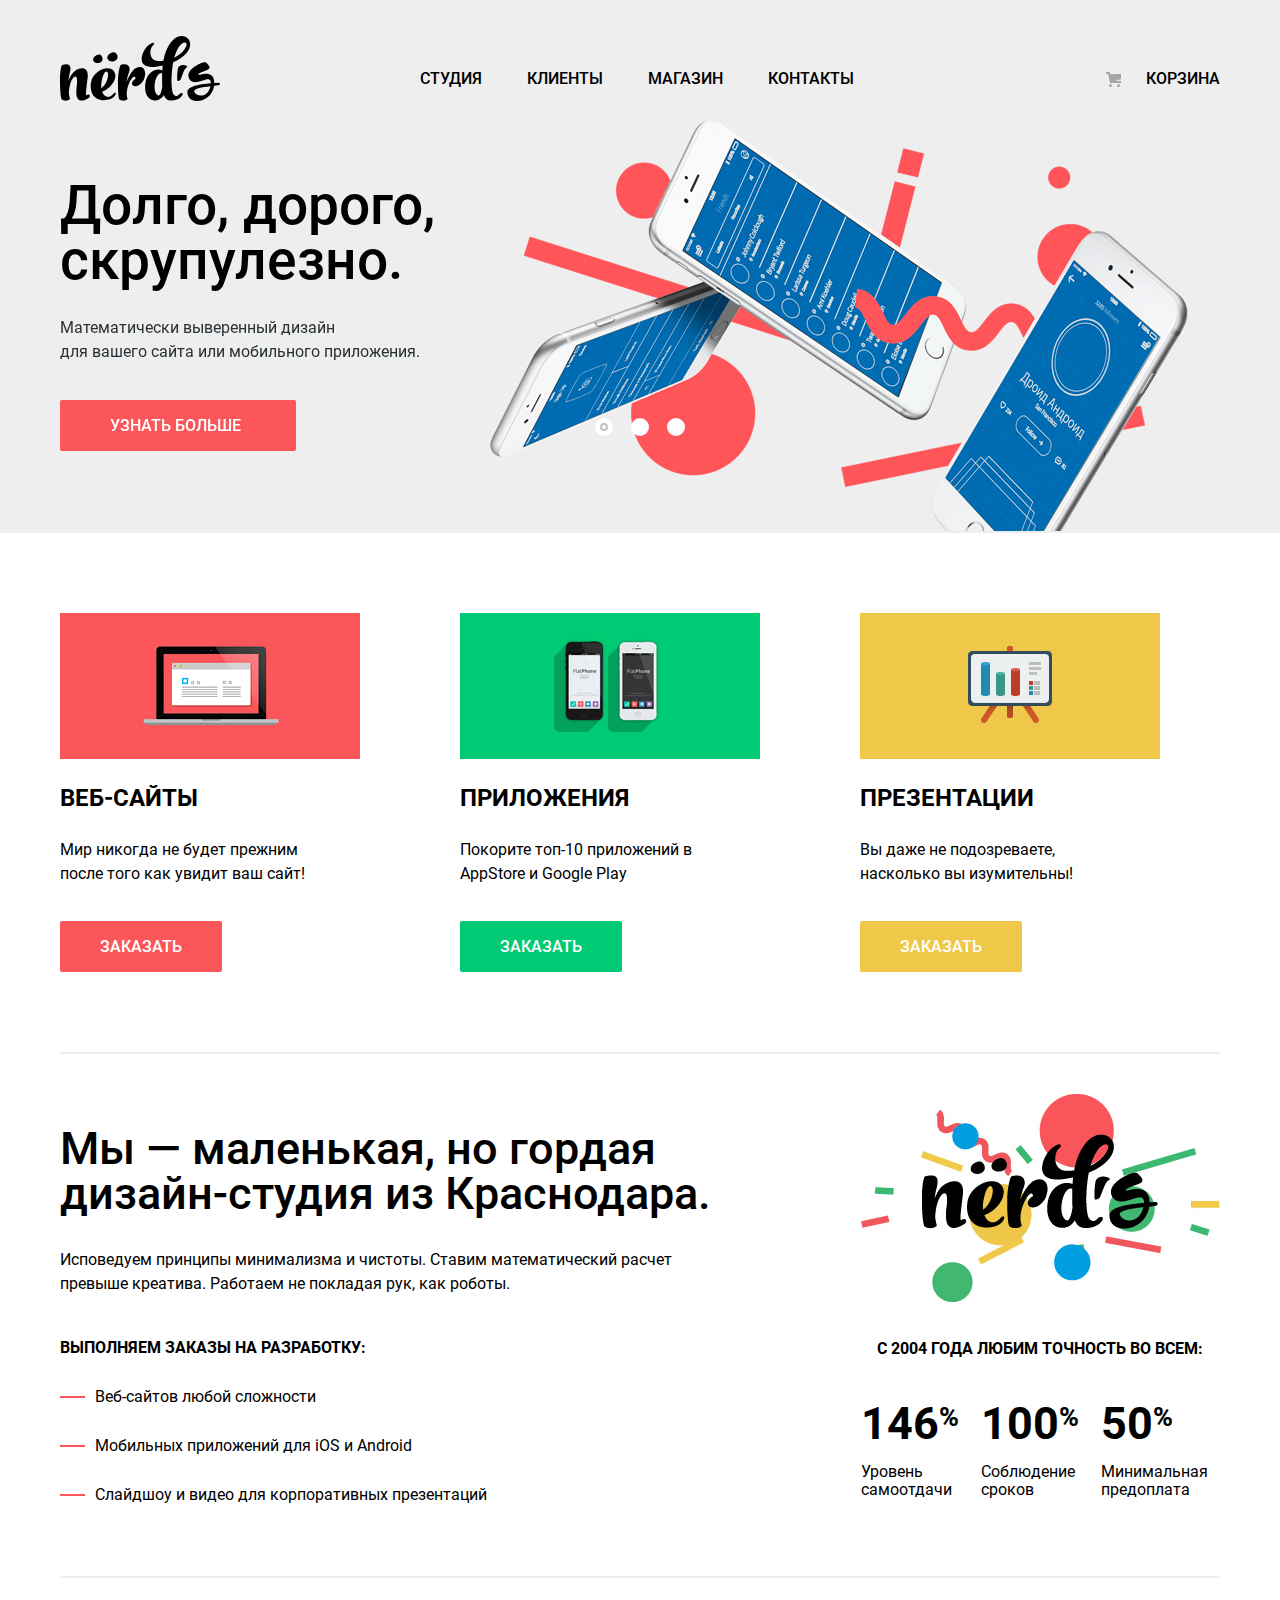
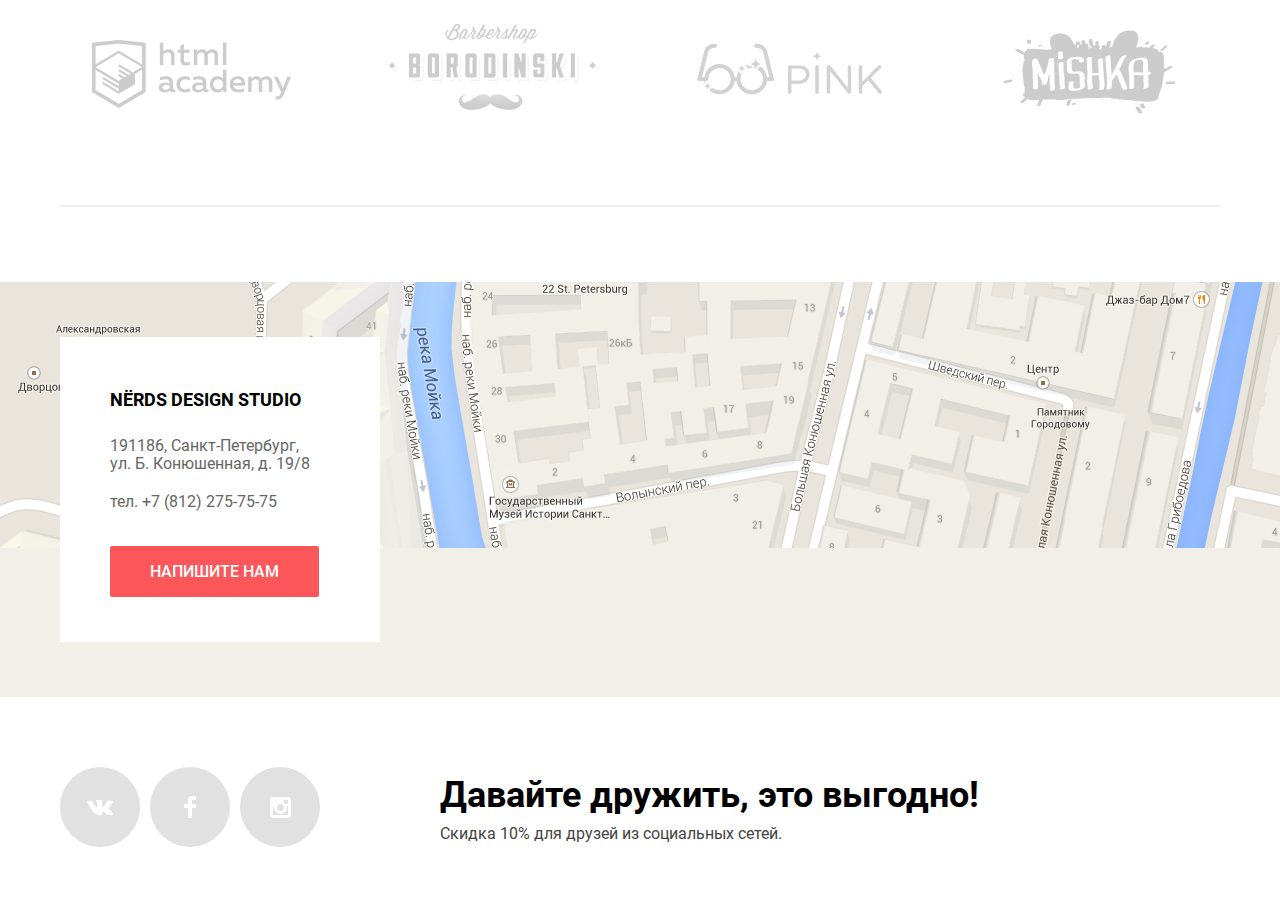
<file: src/index.html>
<!DOCTYPE html>
<html lang="ru">

<head>
  <meta charset="utf-8" />
  <title>Nerds</title>
  <link rel="stylesheet" href="./components/base/style.css" />
</head>

<body class="body">
  <header class="body__header header">
    <div class="header__wrapper">
      <a>
        <img class="header__logo" src="./components/base/img/nerds-logo.svg" alt="Main logotype" />
      </a>
      <nav class="header__navigation">
        <ul class="header__navigation-list navigation">
          <li class="navigation__item">
            <a class="navigation__link" href="">Студия</a>
          </li>
          <li class="navigation__item">
            <a class="navigation__link" href="">Клиенты</a>
          </li>
          <li class="navigation__item">
            <a class="navigation__link" href="catalog.html">Магазин</a>
          </li>
          <li class="navigation__item">
            <a class="navigation__link" href="">Контакты</a>
          </li>
          <li class="navigation__item navigation__item--basket">
            <a class="navigation__link" href="">Корзина</a>
          </li>
        </ul>
      </nav>
    </div>
  </header>
  <main class="body__main main">
    <h1 class="visually-hidden">Студия разработки Nerds</h1>
    <section class="main__slider slider">
      <h2 class="visually-hidden">Слайдер</h2>
      <ul class="slider__list">
        <li class="slider__item slider__item--current">
          <div class="slider__wrapper">
            <b class="slider__slogan">Долго, дорого, скрупулезно.</b>
            <p class="slider__text">
              Математически выверенный дизайн<br />
              для вашего сайта или мобильного приложения.
            </p>
            <a class="slider__link button button--long" href="">Узнать больше</a>
          </div>
        </li>
        <li class="slider__item">
          <div class="slider__wrapper">
            <b class="slider__slogan">Любим математику как никто другой</b>
            <p class="slider__text">
              Никакого креатива, только математические формулы<br />
              для расчета идеальных пропорций.
            </p>
            <a class="slider__link button button--long" href="">Узнать больше</a>
          </div>
        </li>
        <li class="slider__item">
          <div class="slider__wrapper">
            <b class="slider__slogan slider__slogan--narrow">Только ночь, только хардкор</b>
            <p class="slider__text">
              Работать днем, как все? Мы против этого.<br />
              Ближе к полуночи работа только начинается.
            </p>
            <a class="slider__link button button--long" href="">Узнать больше</a>
          </div>
        </li>
      </ul>
      <ul class="slider__controls-list controls">
        <li class="controls__item">
          <button class="controls__button controls__button--current">
            <span class="visually-hidden">Первый слайд</span>
          </button>
        </li>
        <li class="controls__item">
          <button class="controls__button">
            <span class="visually-hidden">Второй слайд</span>
          </button>
        </li>
        <li class="controls__item">
          <button class="controls__button">
            <span class="visually-hidden">Третий слайд</span>
          </button>
        </li>
      </ul>
    </section>
    <section class="main__features features">
      <h2 class="visually-hidden">Преимущества</h2>
      <ul class="features__list">
        <li class="features__item features__item--web-sites">
          <h3 class="features__title">Веб-сайты</h3>
          <p class="features__text">
            Мир никогда не будет прежним после того как увидит ваш сайт!
          </p>
          <a class="features__link button" href="">Заказать</a>
        </li>
        <li class="features__item features__item--apps">
          <h3 class="features__title">Приложения</h3>
          <p class="features__text">
            Покорите топ-10 приложений в AppStore и Google Play
          </p>
          <a class="features__link button button--green" href="">Заказать</a>
        </li>
        <li class="features__item features__item--presentation">
          <h3 class="features__title">Презентации</h3>
          <p class="features__text">
            Вы даже не подозреваете, насколько вы изумительны!
          </p>
          <a class="features__link button button--yellow" href="">Заказать</a>
        </li>
      </ul>
    </section>
    <div class="main__info info">
      <div class="info__left">
        <b class="info__slogan">Мы — маленькая, но гордая дизайн-студия из Краснодара.</b>
        <p class="info__text">
          Исповедуем принципы минимализма и чистоты. Ставим математический
          расчет превыше креатива. Работаем не покладая рук, как роботы.
        </p>
        <p class="info__list-title">Выполняем заказы на разработку:</p>
        <ul class="info__list">
          <li class="info__item">Веб-сайтов любой сложности</li>
          <li class="info__item">Мобильных приложений для iOS и Android</li>
          <li class="info__item">
            Слайдшоу и видео для корпоративных презентаций
          </li>
        </ul>
      </div>
      <div class="info__right">
        <img class="info__logo" src="./components/base/img/nerds-illustration.png" alt="Logotype" />
        <b class="info__table-title">с 2004 года Любим точность во всем:</b>
        <table class="info__table table">
          <tbody class="table__wrapper">
            <tr class="table__row">
              <th class="table__cell table__cell--header">
                Уровень самоотдачи
              </th>
              <th class="table__cell table__cell--header">
                Соблюдение сроков
              </th>
              <th class="table__cell table__cell--header">
                Минимальная предоплата
              </th>
            </tr>
            <tr class="table__row table__row--top">
              <td class="table__cell table__cell--data">
                146<sup class="table__supertext">%</sup>
              </td>
              <td class="table__cell table__cell--data">
                100<sup class="table__supertext">%</sup>
              </td>
              <td class="table__cell table__cell--data">
                50<sup class="table__supertext">%</sup>
              </td>
            </tr>
          </tbody>
        </table>
      </div>
    </div>
    <section class="projects">
      <h2 class="visually-hidden">Выполненные проекты</h2>
      <ul class="projects__list">
        <li class="projects__item">
          <a class="projects__link" href="">
            <img class="" src="./components/base/img/logo-1.png.png" alt="Html academy" />
          </a>
        </li>
        <li class="projects__item">
          <a class="projects__link" href="">
            <img class="" src="./components/base/img/logo-2.png.png" alt="Barbershop borodinski" />
          </a>
        </li>
        <li class="projects__item">
          <a class="projects__link" href="">
            <img class="" src="./components/base/img/logo-3.png.png" alt="Pink" />
          </a>
        </li>
        <li class="projects__item">
          <a class="projects__link" href="">
            <img class="" src="./components/base/img/logo-4.png.png" alt="Mishka" />
          </a>
        </li>
      </ul>
    </section>
  </main>
  <footer class="body__footer footer">
    <div class="footer__map map">
      <iframe class="map__iframe"
        src="https://www.google.com/maps/embed?pb=!1m18!1m12!1m3!1d1998.6036253003226!2d30.320858716252715!3d59.938719169053975!2m3!1f0!2f0!3f0!3m2!1i1024!2i768!4f13.1!3m3!1m2!1s0x4696310fca145cc1%3A0x42b32648d8238007!2sBolshaya%20Konyushennaya%20St%2C%2019%2F8%2C%20Sankt-Peterburg%2C%20191186!5e0!3m2!1sen!2sru!4v1570534023367!5m2!1sen!2sru"
        width="100%" height="100%" frameborder="0" allowfullscreen=""></iframe>
      <div class="map__wrapper-center">
        <div class="map__wrapper">
          <p class="map__title">NЁRDS DESIGN STUDIO</p>
          <p class="map__address">
            191186, Санкт-Петербург,<br />
            ул. Б. Конюшенная, д. 19/8
          </p>
          <p class="map__phone">
            тел.
            <a class="map__phone-link" href="tel:+7812275-75-75">+7 (812) 275-75-75</a>
          </p>
          <a class="button write-us-js" href="">Напишите нам</a>
        </div>
      </div>
    </div>
    <div class="footer-bottom">
      <ul class="footer__socials socials">
        <li class="socials__item">
          <a class="socials__link socials__link--vk" href="">
            <span class="visually-hidden">VKontakte</span>
          </a>
        </li>
        <li class="socials__item">
          <a class="socials__link socials__link--fb" href="">
            <span class="visually-hidden">Facebook</span>
          </a>
        </li>
        <li class="socials__item">
          <a class="socials__link socials__link--ig" href="">
            <span class="visually-hidden">Instagram</span>
          </a>
        </li>
      </ul>
      <div class="footer-right">
        <b class="footer__slogan">Давайте дружить, это выгодно!</b>
        <p class="footer__text">Скидка 10% для друзей из социальных сетей.</p>
      </div>
    </div>
  </footer>
  <section class="modal modal--feedback">
    <div class="modal__wrapper-feedback">
      <div class="modal__wrapper">
        <h2 class="modal__title">Напишите нам</h2>
        <form class="modal__form form" method="POST" action="https://echo.htmlacademy.ru">
          <div class="form__columns">
            <label class="form__label">
              Ваше имя:
              <input class="form__input form__input--name" type="text" name="name" placeholder="Имя Фамилия" />
            </label>
            <label class="form__label">
              Ваше email:
              <input class="form__input form__input--email" type="email" name="email" placeholder="email@example.com" />
            </label>
          </div>
          <label class="form__label form__label--textarea">
            Текст письма:
            <textarea class="form__input form__input--textarea" name="description"
              placeholder="В свободной форме"></textarea>
          </label>
          <button class="form__submit button" type="submit">
            Отправить
          </button>
        </form>
        <button class="modal__close" type="button">
          <span class="visually-hidden">Закрыть окно</span>
        </button>
      </div>
    </div>
  </section>
  <script src="components/base/index.js"></script>
</body>

</html>
</file>
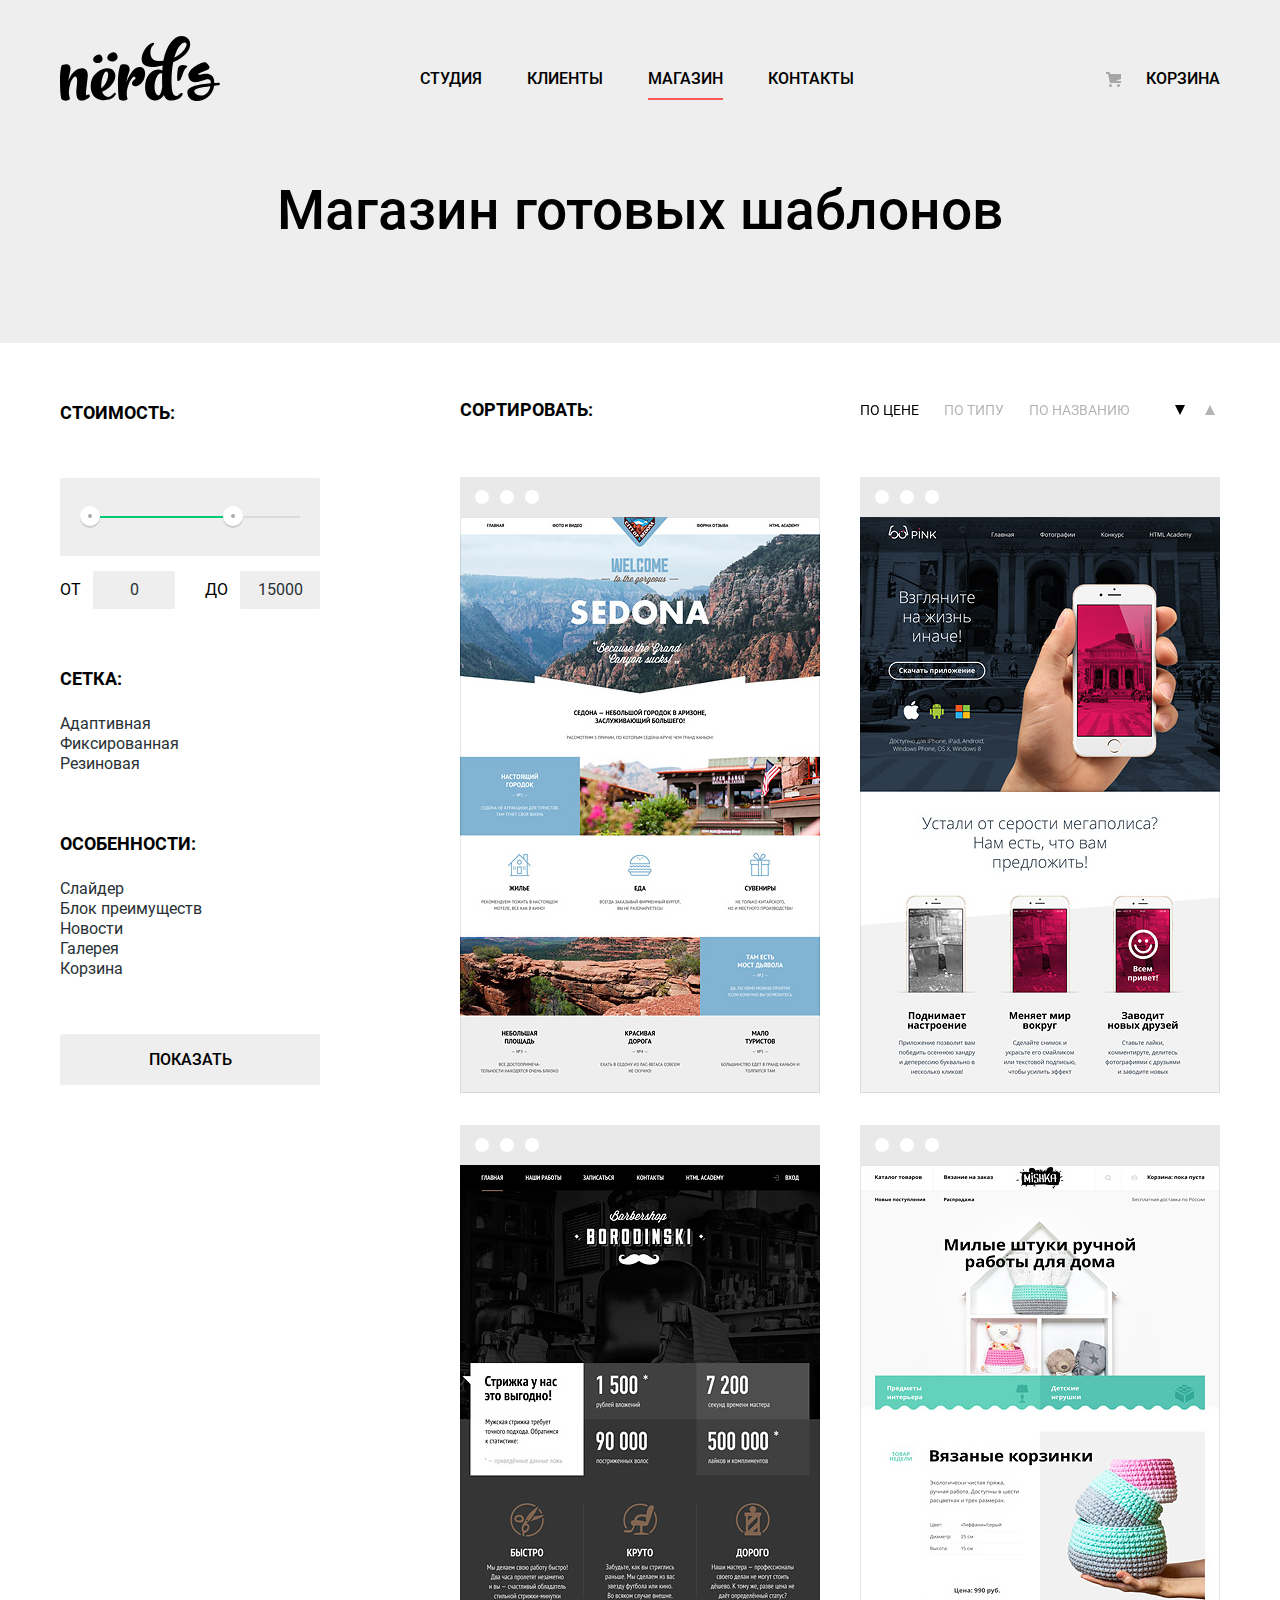
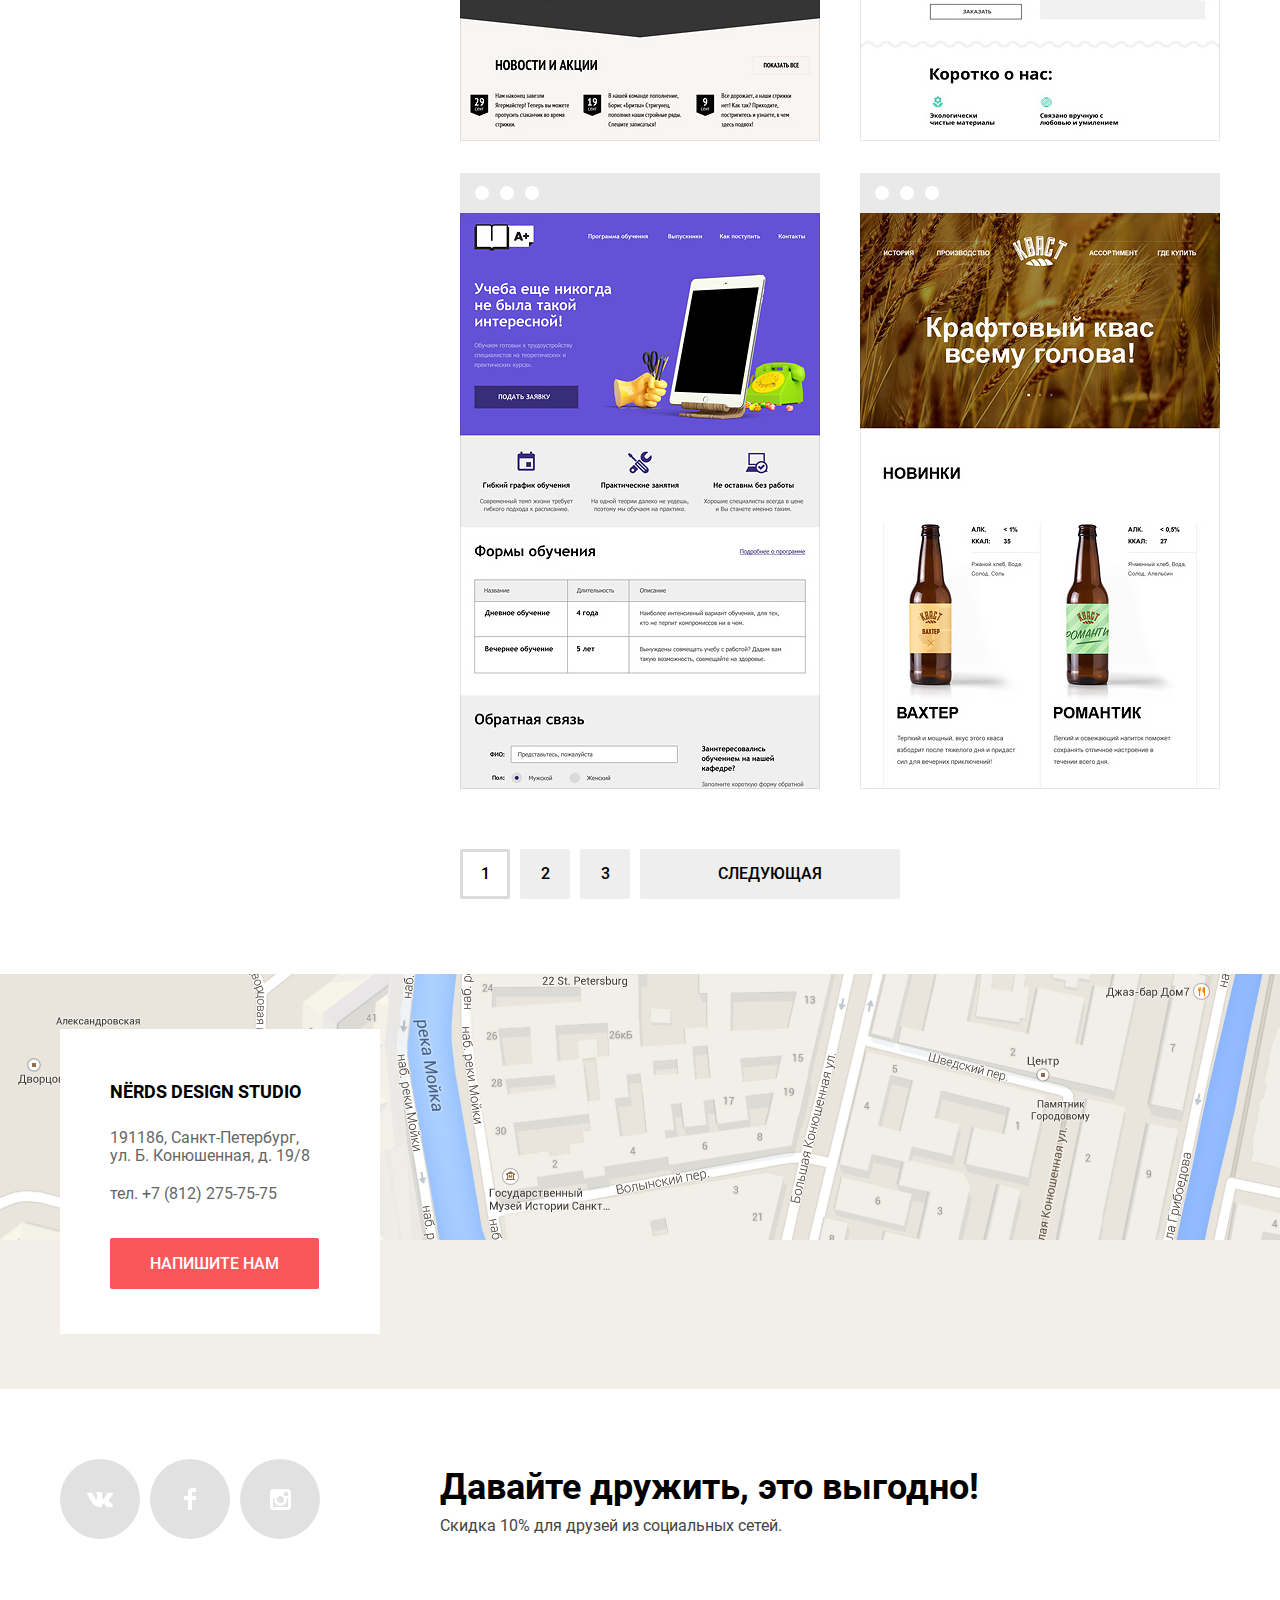
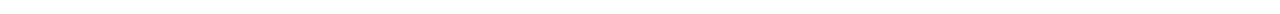
<file: src/catalog.html>
<!DOCTYPE html>
<html lang="en">

<head>
  <meta charset="UTF-8" />
  <title>Catalog</title>
  <link rel="stylesheet" href="./components/base/style.css" />
</head>

<body class="body">
  <header class="body__header body__header--shop-page header">
    <div class="header__wrapper">
      <a href="index.html">
        <img class="header__logo" src="./components/base/img/nerds-logo.svg" alt="Main logotype" />
      </a>
      <nav class="header__navigation">
        <ul class="header__navigation-list navigation">
          <li class="navigation__item">
            <a class="navigation__link" href="">Студия</a>
          </li>
          <li class="navigation__item">
            <a class="navigation__link" href="">Клиенты</a>
          </li>
          <li class="navigation__item navigation__item--current">
            <a class="navigation__link" href="">Магазин</a>
          </li>
          <li class="navigation__item">
            <a class="navigation__link" href="">Контакты</a>
          </li>
          <li class="navigation__item navigation__item--basket">
            <a class="navigation__link" href="">Корзина</a>
          </li>
        </ul>
      </nav>
    </div>
  </header>
  <main class="body__main body__main--shop-page main main--shop-page">
    <div class="main__title-wrapper">
      <h1 class="main__title">Магазин готовых шаблонов</h1>
    </div>
    <div class="main__wrapper">
      <section class="main__filter filter">
        <h2 class="visually-hidden">Фильтр</h2>
        <form class="filter__form" method="POST" action="https://echo.htmlacademy.ru">
          <fieldset class="filter__fieldset filter__fieldset--value">
            <legend class="filter__legend filter__legend--value">
              Стоимость:
            </legend>
            <div class="filter__range range">
              <div class="range__line">
                <button type="button" class="range__button range__button--left"></button>
                <button type="button" class="range__button range__button--right"></button>
              </div>
            </div>
            <div class="filter__range-wrapper">
              <label class="filter__range-label">
                От
                <input class="filter__range-input" name="cost-min" value="0" />
              </label>
              <label class="filter__range-label">
                До
                <input class="filter__range-input" name="cost-max" value="15000" />
              </label>
            </div>
          </fieldset>
          <fieldset class="filter__fieldset">
            <legend class="filter__legend">Сетка:</legend>
            <input class="filter__input visually-hidden" id="radio-adaptive" type="radio" name="grid" value="adaptive"
              checked />
            <label class="filter__label filter__label--radio" for="radio-adaptive">Адаптивная</label>
            <input class="filter__input visually-hidden" id="radio-fix" type="radio" name="grid" value="fix" />
            <label class="filter__label filter__label--radio" for="radio-fix">Фиксированная</label>
            <input class="filter__input visually-hidden" id="radio-rubber" type="radio" name="grid" value="rubber" />
            <label class="filter__label filter__label--radio" for="radio-rubber">Резиновая</label>
          </fieldset>
          <fieldset class="filter__fieldset">
            <legend class="filter__legend">Особенности:</legend>
            <input class="filter__input visually-hidden" id="features-slider-id" type="checkbox" name="features-slider"
              checked />
            <label class="filter__label filter__label--checkbox" for="features-slider-id">Слайдер</label>
            <input class="filter__input visually-hidden" id="features-benefits-id" type="checkbox"
              name="features-benefits" />
            <label class="filter__label filter__label--checkbox" for="features-benefits-id">Блок преимуществ</label>
            <input class="filter__input visually-hidden" id="features-news-id" type="checkbox" name="features-news"
              checked />
            <label class="filter__label filter__label--checkbox" for="features-news-id">Новости</label>
            <input class="filter__input visually-hidden" id="features-gallery-id" type="checkbox"
              name="features-gallery" />
            <label class="filter__label filter__label--checkbox" for="features-gallery-id">Галерея</label>
            <input class="filter__input visually-hidden" id="features-basket-id" type="checkbox"
              name="features-basket" />
            <label class="filter__label filter__label--checkbox" for="features-basket-id">Корзина</label>
          </fieldset>
          <button class="filter__button button button--grey" type="submit">
            Показать
          </button>
        </form>
      </section>
      <section class="main__sort sort">
        <h2 class="visually-hidden">Сортировка</h2>
        <p class="sort__text">Сортировать:</p>
        <ul class="sort__list sort__list--main">
          <li class="sort__item sort__item--current">
            <a class="sort__link">По цене</a>
          </li>
          <li class="sort__item">
            <a class="sort__link" href="">По типу</a>
          </li>
          <li class="sort__item">
            <a class="sort__link" href="">По названию</a>
          </li>
        </ul>
        <ul class="sort__list sort__list--sort">
          <li class="sort__item sort__item--sort sort__item--current">
            <a class="sort__link sort__link--sort sort__link--desc"></a>
          </li>
          <li class="sort__item sort__item--sort">
            <a class="sort__link sort__link--sort sort__link--asc" href=""></a>
          </li>
        </ul>
      </section>
      <section class="main__templates templates">
        <h2 class="visually-hidden">Список готовых шаблонов</h2>
        <ul class="templates__list">
          <li class="templates__item template">
            <div class="template__wrapper">
              <h3 class="template__title">Sedona</h3>
              <p class="template__text template__text--narrow">
                Информационный сайт для туристов
              </p>
              <a class="template__button button button--buy" href="">9 900 руб.</a>
            </div>
            <img class="template__image" src="./components/base/img/img-sedona.jpg" alt="Sedona" />
          </li>
          <li class="templates__item template">
            <div class="template__wrapper">
              <h3 class="template__title">Pink App</h3>
              <p class="template__text">
                Продуктовый лендинг приложения для iOS и Android
              </p>
              <a class="template__button button button--buy" href="">9 900 руб.</a>
            </div>
            <img class="template__image" src="./components/base/img/img-pink.jpg" alt="Pink" />
          </li>
          <li class="templates__item template">
            <div class="template__wrapper">
              <h3 class="template__title">Barbershop</h3>
              <p class="template__text template__text--narrow">
                Сайт салона красоты. Для мужчин, да.
              </p>
              <a class="template__button button button--buy" href="">9 900 руб.</a>
            </div>
            <img class="template__image" src="./components/base/img/img-barbershop.jpg" alt="Barbershop" />
          </li>
          <li class="templates__item template">
            <div class="template__wrapper">
              <h3 class="template__title">Mishka</h3>
              <p class="template__text">Интернет-магазин вязаных игрушек</p>
              <a class="template__button button button--buy" href="">9 900 руб.</a>
            </div>
            <img class="template__image" src="./components/base/img/img-mishka.jpg" alt="Mishka" />
          </li>
          <li class="templates__item template">
            <div class="template__wrapper">
              <h3 class="template__title">A Plus</h3>
              <p class="template__text">
                Лендинг курсов повышения квалификации
              </p>
              <a class="template__button button button--buy" href="">9 900 руб.</a>
            </div>
            <img class="template__image" src="./components/base/img/img-aplus.jpg" alt="A plus" />
          </li>
          <li class="templates__item template">
            <div class="template__wrapper">
              <h3 class="template__title">Кваст</h3>
              <p class="template__text">
                Промо-сайт производителя крафтового кваса
              </p>
              <a class="template__button button button--buy" href="">9 900 руб.</a>
            </div>
            <img class="template__image" src="./components/base/img/img-kvast.jpg" alt="Kvast" />
          </li>
        </ul>
      </section>
      <section class="main__pagination pagination">
        <h2 class="visually-hidden">Постраничная навигация</h2>
        <ul class="pagination__list">
          <li class="pagination__item pagination__item--hidden">
            <a class="pagination__button pagination__button--nearest button button--grey">Предыдущая</a>
          </li>
          <li class="pagination__item">
            <a class="pagination__button pagination__button--page pagination__button--current button button--grey">
              1
            </a>
          </li>
          <li class="pagination__item">
            <a class="pagination__button pagination__button--page button button--grey" href="">2</a>
          </li>
          <li class="pagination__item">
            <a class="pagination__button pagination__button--page button button--grey" href="">3</a>
          </li>
          <li class="pagination__item">
            <a class="pagination__button pagination__button--nearest pagination__button-- button button--grey" href="">
              Следующая
            </a>
          </li>
        </ul>
      </section>
    </div>
  </main>
  <footer class="body__footer footer">
    <div class="footer__map map">
      <iframe class="map__iframe"
        src="https://www.google.com/maps/embed?pb=!1m18!1m12!1m3!1d1998.6036253003226!2d30.320858716252715!3d59.938719169053975!2m3!1f0!2f0!3f0!3m2!1i1024!2i768!4f13.1!3m3!1m2!1s0x4696310fca145cc1%3A0x42b32648d8238007!2sBolshaya%20Konyushennaya%20St%2C%2019%2F8%2C%20Sankt-Peterburg%2C%20191186!5e0!3m2!1sen!2sru!4v1570534023367!5m2!1sen!2sru"
        width="100%" height="100%" frameborder="0" allowfullscreen=""></iframe>
      <div class="map__wrapper-center">
        <div class="map__wrapper">
          <p class="map__title">NЁRDS DESIGN STUDIO</p>
          <p class="map__address">
            191186, Санкт-Петербург,<br />
            ул. Б. Конюшенная, д. 19/8
          </p>
          <p class="map__phone">
            тел.
            <a class="map__phone-link" href="tel:+7812275-75-75">+7 (812) 275-75-75</a>
          </p>
          <a class="button write-us-js" href="">Напишите нам</a>
        </div>
      </div>
    </div>
    <div class="footer-bottom">
      <ul class="footer__socials socials">
        <li class="socials__item">
          <a class="socials__link socials__link--vk" href="">
            <span class="visually-hidden">VKontakte</span>
          </a>
        </li>
        <li class="socials__item">
          <a class="socials__link socials__link--fb" href="">
            <span class="visually-hidden">Facebook</span>
          </a>
        </li>
        <li class="socials__item">
          <a class="socials__link socials__link--ig" href="">
            <span class="visually-hidden">Instagram</span>
          </a>
        </li>
      </ul>
      <div class="footer-right">
        <b class="footer__slogan">Давайте дружить, это выгодно!</b>
        <p class="footer__text">Скидка 10% для друзей из социальных сетей.</p>
      </div>
    </div>
  </footer>
  <section class="modal modal--feedback">
    <div class="modal__wrapper-feedback">
      <div class="modal__wrapper">
        <h2 class="modal__title">Напишите нам</h2>
        <form class="modal__form form" method="POST" action="https://echo.htmlacademy.ru">
          <div class="form__columns">
            <label class="form__label">
              Ваше имя:
              <input class="form__input form__input--name" type="text" name="name" placeholder="Имя Фамилия" />
            </label>
            <label class="form__label">
              Ваше email:
              <input class="form__input form__input--email" type="email" name="email" placeholder="email@example.com" />
            </label>
          </div>
          <label class="form__label form__label--textarea">
            Текст письма:
            <textarea class="form__input form__input--textarea" name="description"
              placeholder="В свободной форме"></textarea>
          </label>
          <button class="form__submit button" type="submit">
            Отправить
          </button>
        </form>
        <button class="modal__close" type="button">
          <span class="visually-hidden">Закрыть окно</span>
        </button>
      </div>
    </div>
  </section>
  <script src="components/base/index.js"></script>
</body>

</html>
</file>
<file: src/components/base/style.css>
@import "./normalize.css";
@import "./base.css";

/* header */
@import "../button/button.css";
@import "../navigation/navigation.css";
/* insert new components for 'header' right before this comment */
@import "../header/header.css";

/* main */
@import "../slider/slider.css";
@import "../controls/controls.css";
@import "../features/features.css";
@import "../info/info.css";
@import "../table/table.css";
@import "../projects/projects.css";
@import "../range/range.css";
@import "../filter/filter.css";
@import "../sort/sort.css";
@import "../template/template.css";
@import "../templates/templates.css";
@import "../pagination/pagination.css";
/* insert new components for 'main' right before this comment */
@import "../main/main.css";

/* footer */
@import "../map/map.css";
@import "../socials/socials.css";
/* insert new components for 'footer' right before this comment */
@import "../footer/footer.css";

/* modals */
@import "../form/form.css";
@import "../modal/modal.css";

/* root layout */
@import "../body/body.css";
</file>
